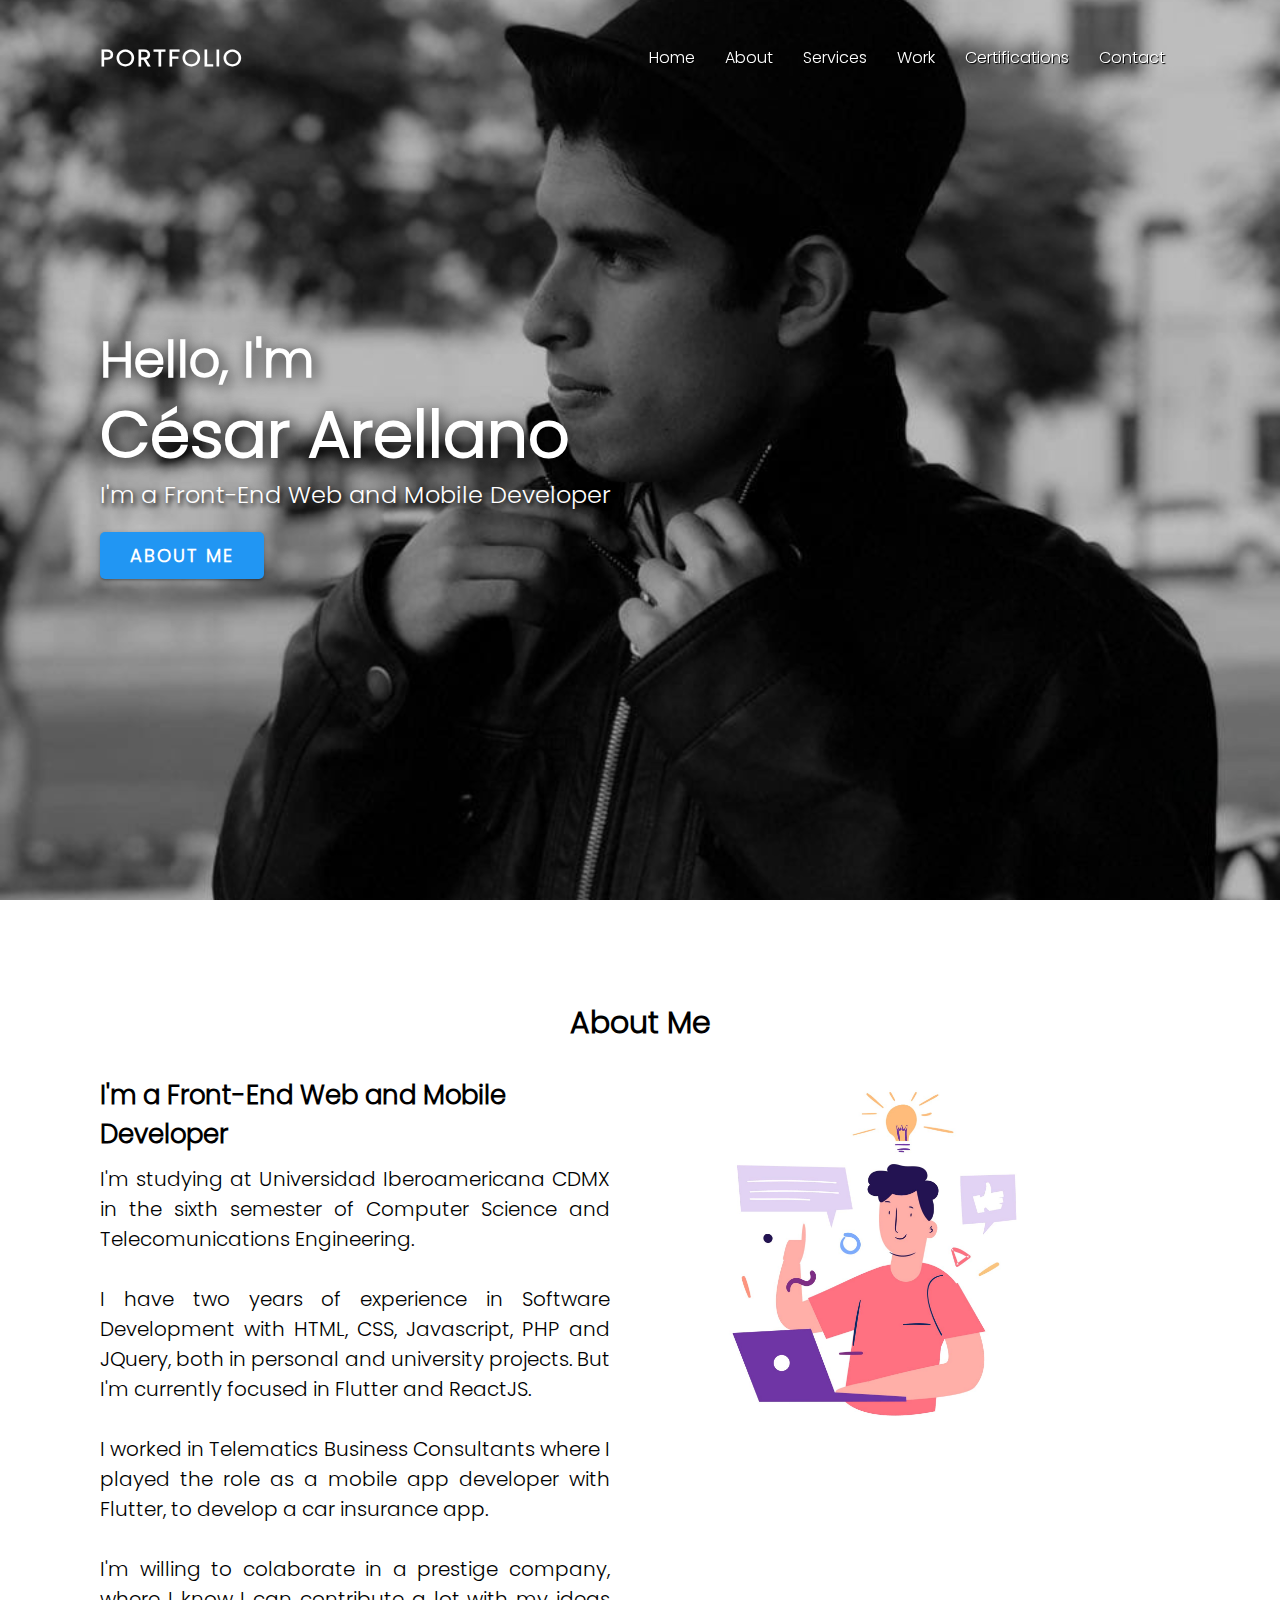
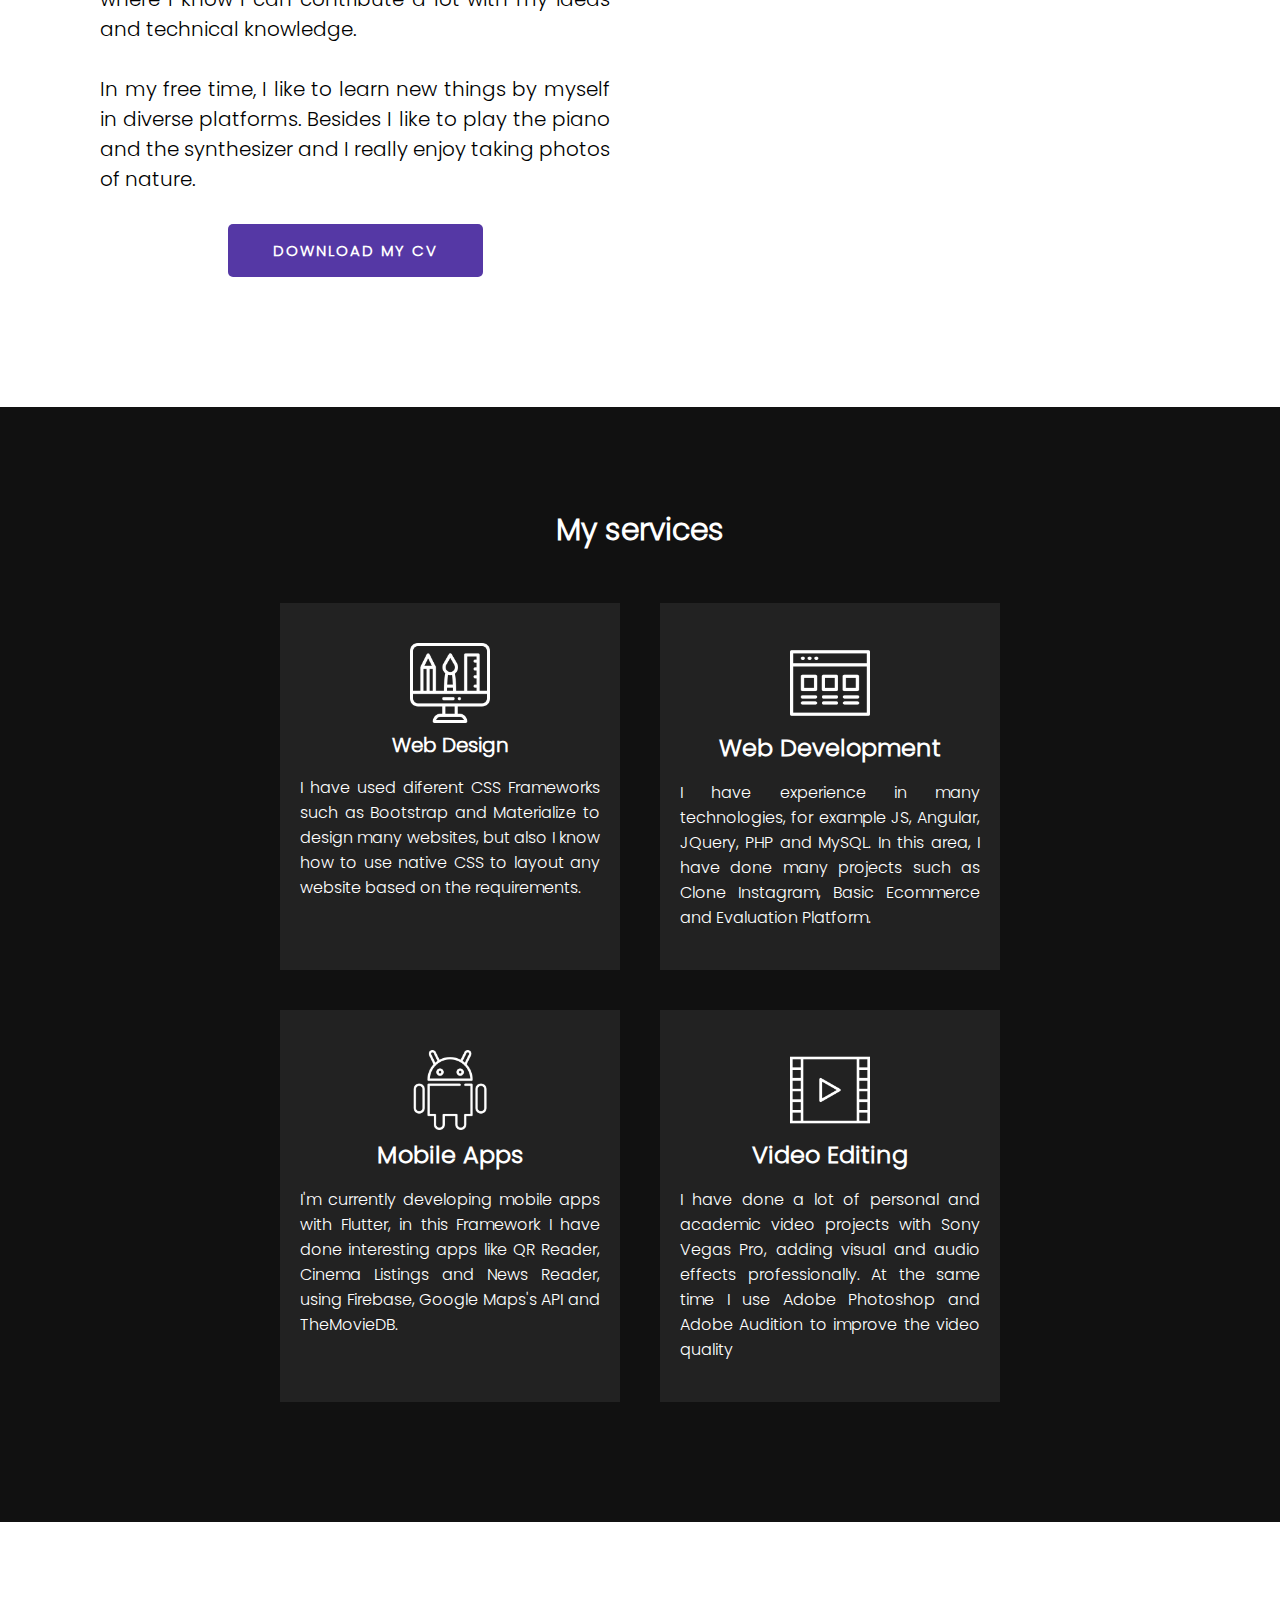
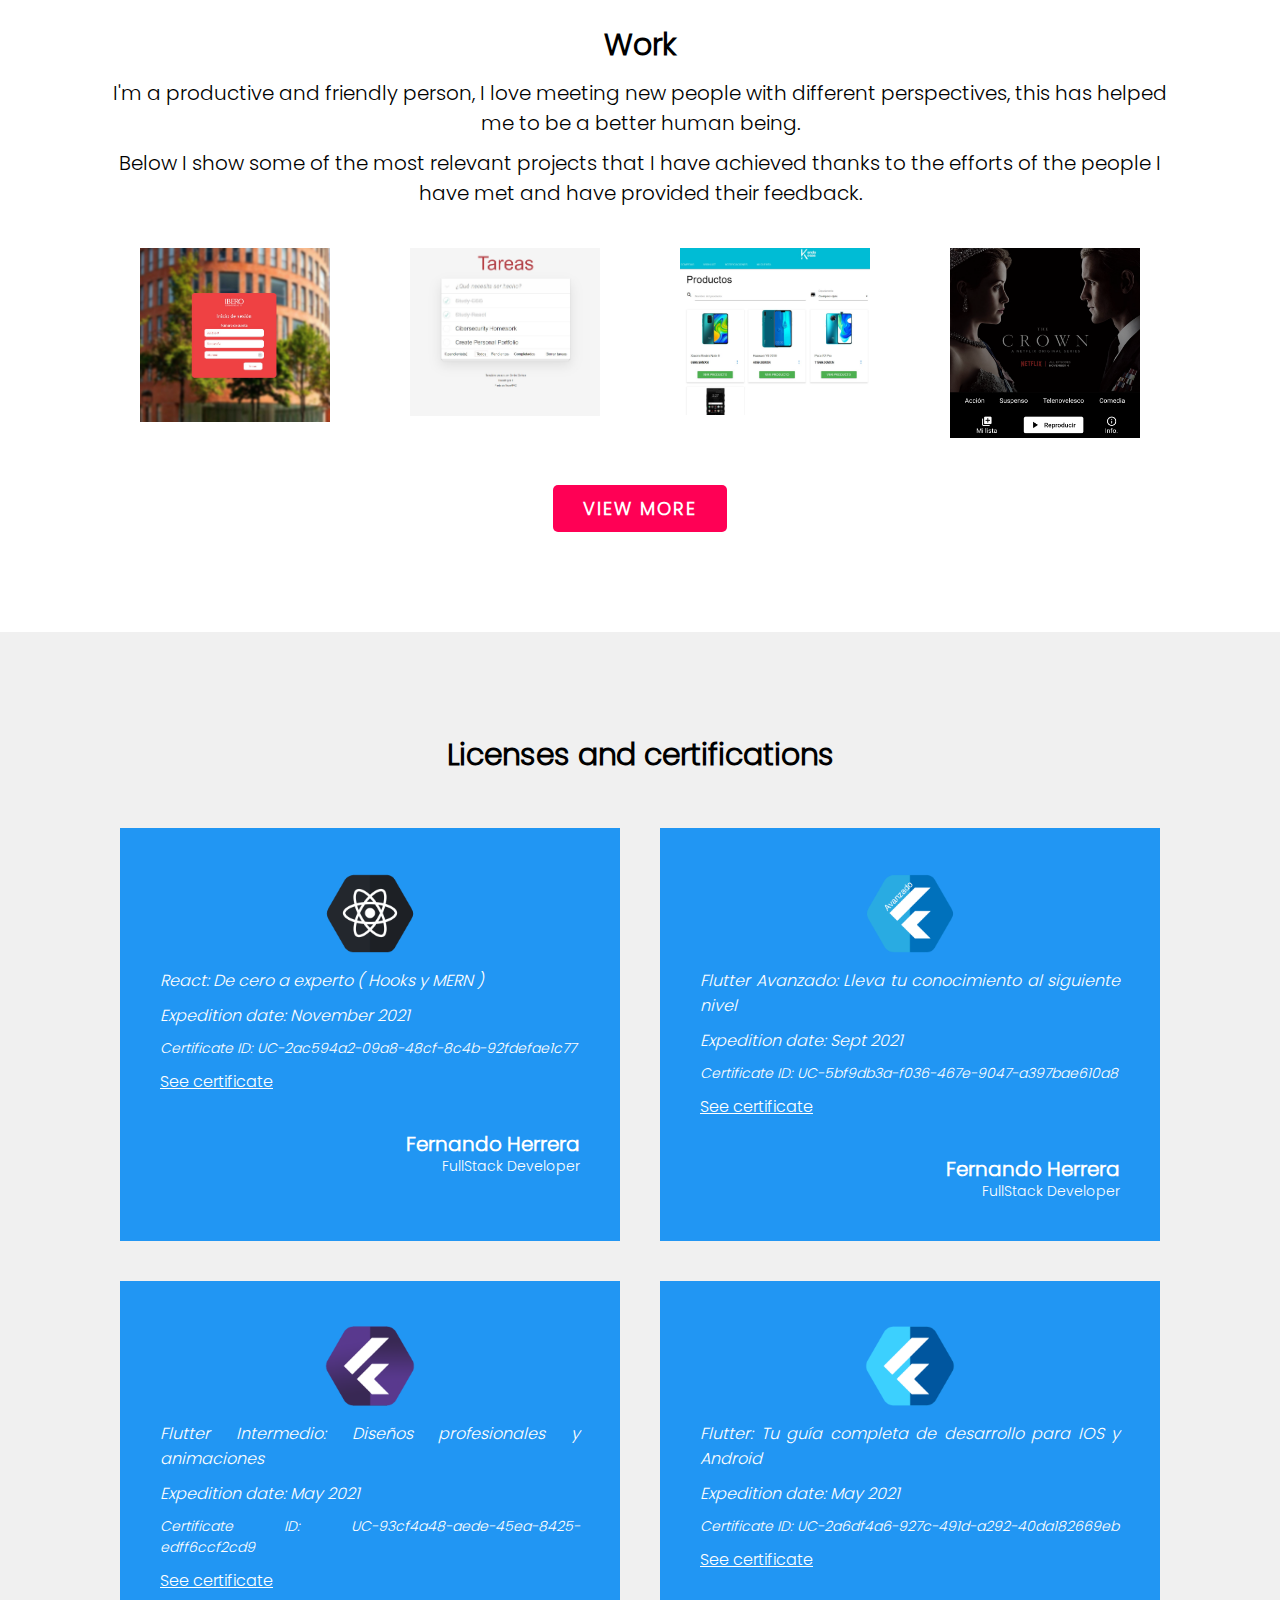
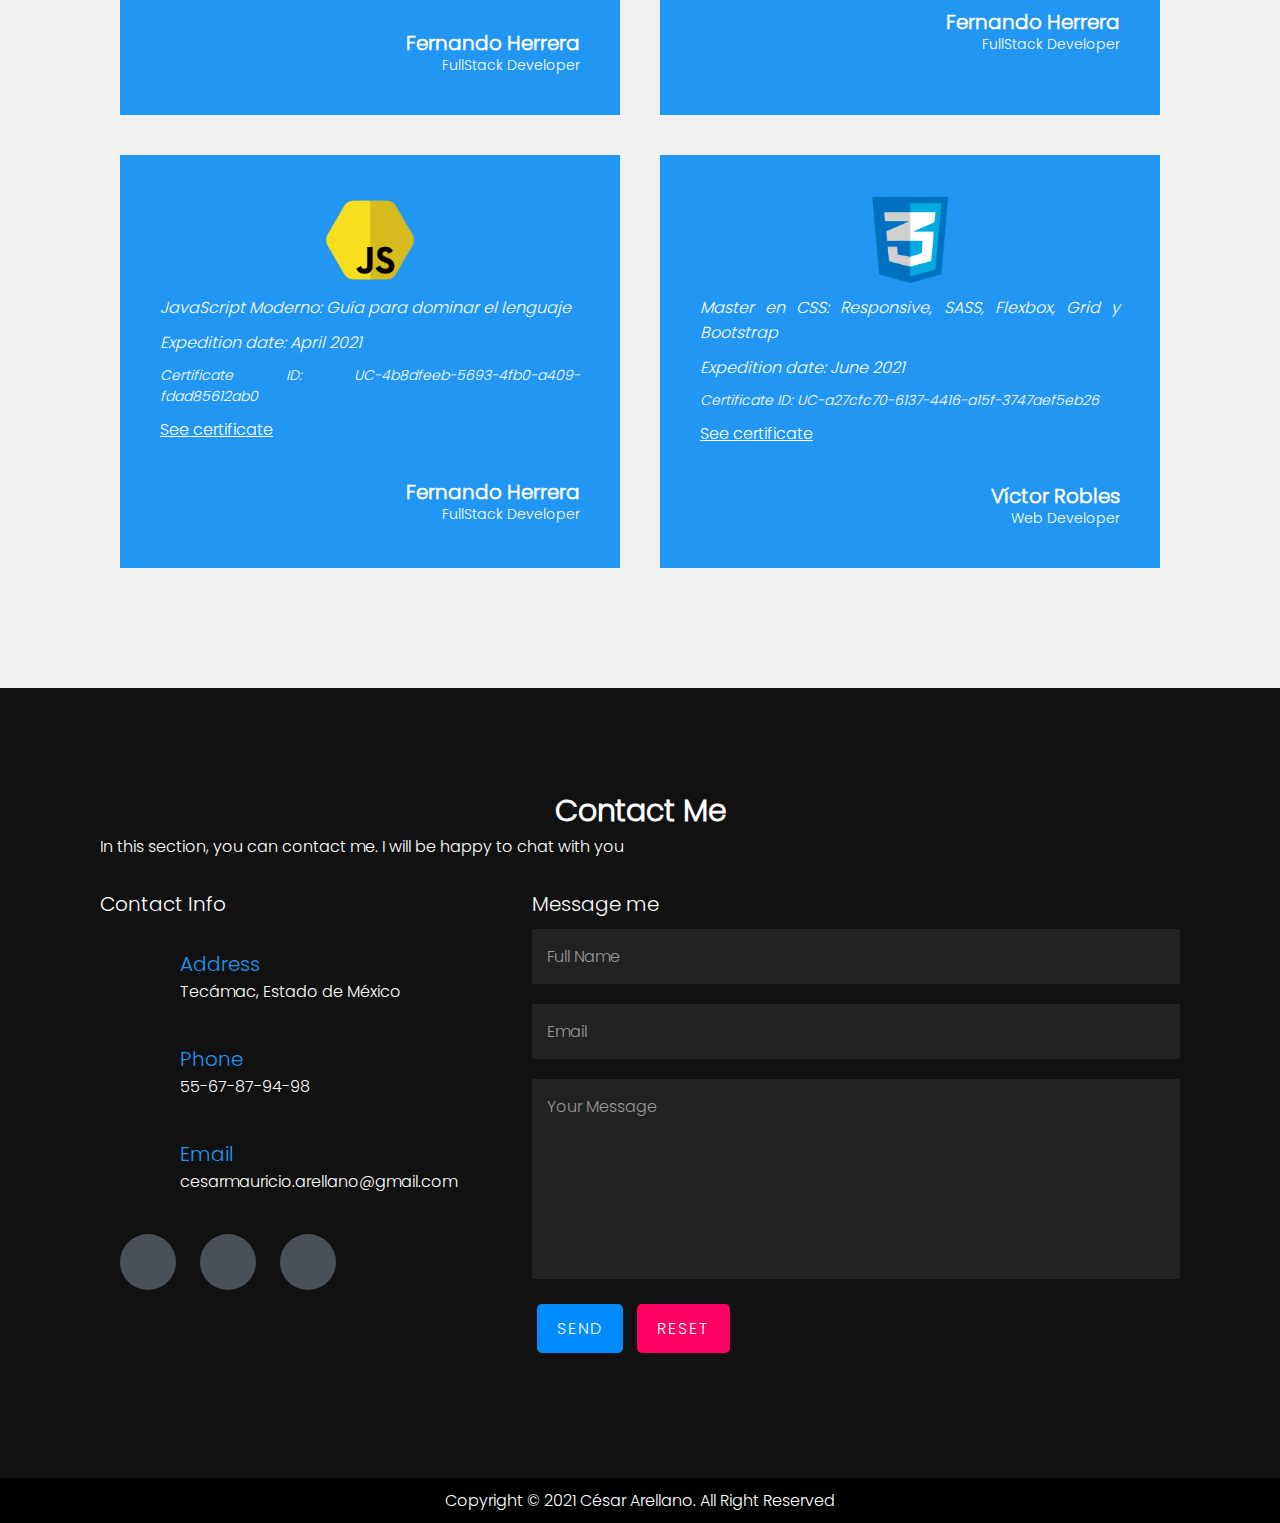
<file: index.html>
<!DOCTYPE html>
<html lang="en">
<head>
  <meta charset="UTF-8">
  <meta http-equiv="X-UA-Compatible" content="IE=edge">
  <meta name="viewport" content="width=device-width, initial-scale=1.0">
  <title>Personal Portfolio</title>
  <link rel="icon" type="image/x-icon" href="assets/images/favicon.png">
  <link rel="stylesheet" href="https://cdnjs.cloudflare.com/ajax/libs/animate.css/4.1.1/animate.min.css"/>
  <link rel="stylesheet" href="https://cdnjs.cloudflare.com/ajax/libs/font-awesome/5.15.3/css/all.min.css" integrity="sha512-iBBXm8fW90+nuLcSKlbmrPcLa0OT92xO1BIsZ+ywDWZCvqsWgccV3gFoRBv0z+8dLJgyAHIhR35VZc2oM/gI1w==" crossorigin="anonymous" />
  <link rel="stylesheet" href="css/utils.css">
  <link rel="stylesheet" href="css/styles.css">
</head>
<body>
  <header>
    <a href="#" class="logo">Portfolio</a>
    <div class="toggle" onclick="toggleMenu();"></div>
    <ul class="menu">
      <li><a href="#home" onclick="toggleMenu();">Home</a></li>
      <li><a href="#about" onclick="toggleMenu();">About</a></li>
      <li><a href="#services" onclick="toggleMenu();">Services</a></li>
      <li><a href="#work" onclick="toggleMenu();">Work</a></li>
      <li><a href="#certifications" onclick="toggleMenu();">Certifications</a></li>
      <li><a href="#contact" onclick="toggleMenu();">Contact</a></li>
    </ul>
  </header>
  <section class="banner" id="home">
    <div class="textBx animate__animated animate__fadeInLeft">
      <h2>Hello, I'm <br><span>César Arellano</span></h2>
      <h3>I'm a Front-End Web and Mobile Developer</h3>
      <a href="#about" class="btn hoverable">About Me</a>
    </div>
  </section>
  <section class="about" id="about">
    <div class="heading">
      <h2>About Me</h2>
    </div>
    <div class="content">
      <div class="contentBx w50">
        <h3>I'm a Front-End Web and Mobile Developer</h3>
        <p>
          I'm studying at Universidad Iberoamericana CDMX in the sixth semester of Computer Science and Telecomunications Engineering.
        <br>
        <br>
          I have two years of experience in Software Development with HTML, CSS, Javascript, PHP and JQuery, both in personal and university projects. But I'm currently focused in Flutter and ReactJS. 
        <br>
        <br>
          I worked in Telematics Business Consultants where I played the role as a mobile app developer with Flutter, to develop a car insurance app.
        <br>
        <br>
          I'm willing to colaborate in a prestige company, where I know I can contribute a lot with my ideas and technical knowledge.
        <br>
        <br>
          In my free time, I like to learn new things by myself in diverse platforms. Besides I like to play the piano and the synthesizer and I really enjoy taking photos of nature.
        </p>
        <a class="btn-cv hoverable" href="./assets/documents/cv.pdf" target="_blank">Download my CV</a>
        
      </div>
      <div class="w50">
        <img src="./assets/images/img1.jpg" alt="Cartoon Image" class="img">
      </div>
    </div>
  </section>
  <section class="services" id="services">
    <div class="heading white">
      <h2>My services</h2>
    </div>
    <div class="content">
      <div class="servicesBx">
        <img src="./assets/images/icon1.png" alt="Icono 1">
        <h2>Web Design</h2>
        <p>I have used diferent CSS Frameworks such as Bootstrap and Materialize to design many websites, but also I know how to use native CSS to layout any website based on the requirements.</p>
      </div>
      <div class="servicesBx2">
        <img src="./assets/images/icon2.png" alt="Icono 1">
        <h2>Web Development</h2>
        <p>I have experience in many technologies, for example JS, Angular, JQuery, PHP and MySQL. In this area, I have done many projects such as Clone Instagram, Basic Ecommerce and Evaluation Platform.</p> 
      </div>
      <div class="servicesBx3">
        <img src="./assets/images/icon3.png" alt="Icono 1">
        <h2>Mobile Apps</h2>
        <p>I'm currently developing mobile apps with Flutter, in this Framework I have done interesting apps like QR Reader, Cinema Listings and News Reader, using Firebase, Google Maps's API and TheMovieDB.</p> 
      </div>
      <div class="servicesBx4">
        <img src="./assets/images/icon4.png" alt="Icono 1">
        <h2>Video Editing</h2>
        <p>I have done a lot of personal and academic video projects with Sony Vegas Pro, adding visual and audio effects professionally. At the same time I use Adobe Photoshop and Adobe Audition to improve the video quality</p> 
      </div>
    </div>
  </section>
  <section class="work" id="work">
    <div class="heading">
      <h2>Work</h2>
      <p>I'm a productive and friendly person, I love meeting new people with different perspectives, this has helped me to be a better human being.</p>
      <p>Below I show some of the most relevant projects that I have achieved thanks to the efforts of the people I have met and have provided their feedback.</p>
    </div>
    <div class="content">
      <div class="workBx">
        <img src="./assets/images/product1.jpg" class="hoverable">
      </div>
      <div class="workBx">
        <img src="./assets/images/product2.jpg" class="hoverable">
      </div>
      <div class="workBx">
        <img src="./assets/images/product3.jpg" class="hoverable">
      </div>
      <div class="workBx">
        <img src="./assets/images/product4.jpg" class="hoverable">
      </div>
      <div class="heading-btn">
        <a href="https://github.com/CesarArellano?tab=repositories" target="_blank" class="btn-view hoverable">View More</a>
      </div>
    </div>
  </section>
  <section class="certifications" id="certifications">
    <div class="heading">
      <h2>Licenses and certifications</h2>
    </div>
    <div class="content">
      <div class="certificationsBx hoverable">
        <div class="centerBox">
          <img src="./assets/images/react.png" alt="Certificado React de Cero a Experto" class="certification-logo">
        </div>        
        <p>React: De cero a experto ( Hooks y MERN )</p>
        <p>Expedition date: November 2021</p>
        <p class="certicateID">Certificate ID: UC-2ac594a2-09a8-48cf-8c4b-92fdefae1c77</p>
        <a href="https://www.udemy.com/certificate/UC-2ac594a2-09a8-48cf-8c4b-92fdefae1c77/" target="_blank">See certificate</a>
        <h3>Fernando Herrera<br><span>FullStack Developer</span></h3>
      </div>
      <div class="certificationsBx hoverable">
        <div class="centerBox">
          <img src="./assets/images/flutter-adv.png" alt="Certificado Flutter Avanzado" class="certification-logo">
        </div>        
        <p>Flutter Avanzado: Lleva tu conocimiento al siguiente nivel</p>
        <p>Expedition date: Sept 2021</p>
        <p class="certicateID">Certificate ID: UC-5bf9db3a-f036-467e-9047-a397bae610a8</p>
        <a href="https://www.udemy.com/certificate/UC-5bf9db3a-f036-467e-9047-a397bae610a8/" target="_blank">See certificate</a>
        <h3>Fernando Herrera<br><span>FullStack Developer</span></h3>
      </div>
      <div class="certificationsBx hoverable">
        <div class="centerBox">
          <img src="./assets/images/flutter-disenos.png" alt="Certificado Flutter Intermedio" class="certification-logo">
        </div>        
        <p>Flutter Intermedio: Diseños profesionales y animaciones</p>
        <p>Expedition date: May 2021</p>
        <p class="certicateID">Certificate ID: UC-93cf4a48-aede-45ea-8425-edff6ccf2cd9</p>
        <a href="https://www.udemy.com/certificate/UC-93cf4a48-aede-45ea-8425-edff6ccf2cd9/" target="_blank">See certificate</a>
        <h3>Fernando Herrera<br><span>FullStack Developer</span></h3>
      </div>
      <div class="certificationsBx hoverable">
        <div class="centerBox">
          <img src="./assets/images/flutter.png" alt="Certificado Flutter Básico" class="certification-logo"class="certification-logo">
        </div>        
        <p>Flutter: Tu guía completa de desarrollo para IOS y Android</p>
        <p>Expedition date: May 2021</p>
        <p class="certicateID">Certificate ID: UC-2a6df4a6-927c-491d-a292-40da182669eb</p>
        <a href="https://www.udemy.com/certificate/UC-2a6df4a6-927c-491d-a292-40da182669eb/" target="_blank">See certificate</a>
        <h3>Fernando Herrera<br><span>FullStack Developer</span></h3>
      </div>
      <div class="certificationsBx hoverable">
        <div class="centerBox">
          <img src="./assets/images/js-moderno.png" alt="Certificado JS Moderno" class="certification-logo">
        </div>        
        <p>JavaScript Moderno: Guía para dominar el lenguaje</p>
        <p>Expedition date: April 2021</p>
        <p class="certicateID">Certificate ID: UC-4b8dfeeb-5693-4fb0-a409-fdad85612ab0</p>
        <a href="https://www.udemy.com/certificate/UC-4b8dfeeb-5693-4fb0-a409-fdad85612ab0/" target="_blank">See certificate</a>
        <h3>Fernando Herrera<br><span>FullStack Developer</span></h3>
      </div>
      <div class="certificationsBx hoverable">
        <div class="centerBox">
          <img src="./assets/images/master-css.png" alt="Certificado JS Moderno" class="certification-logo">
        </div>        
        <p>Master en CSS: Responsive, SASS, Flexbox, Grid y Bootstrap</p>
        <p>Expedition date: June 2021</p>
        <p class="certicateID">Certificate ID: UC-a27cfc70-6137-4416-a15f-3747aef5eb26</p>
        <a href="https://www.udemy.com/certificate/UC-a27cfc70-6137-4416-a15f-3747aef5eb26/" target="_blank">See certificate</a>
        <h3>Víctor Robles<br><span>Web Developer</span></h3>
      </div>
    </div>
  </section>
  <section class="contact" id="contact">
    <div class="heading white">
      <h2>Contact Me</h2>
      <p>In this section, you can contact me. I will be happy to chat with you </p>
    </div>
    <div class="content">
      <div class="contactInfo">
        <h3>Contact Info</h3>
        <div class="contactInfoBx">
          <div class="box">
            <div class="icon">
              <i class="fa fa-map-marker"></i>
            </div>
            <div class="text">
              <h3>Address</h3>
              <p>Tecámac, Estado de México</p>
            </div>
          </div>
          <div class="box">
            <div class="icon">
              <i class="fa fa-phone"></i>
            </div>
            <div class="text">
              <h3>Phone</h3>
              <p>55-67-87-94-98</p>
            </div>
          </div>
          <div class="box">
            <div class="icon">
              <i class="fa fa-envelope"></i>
            </div>
            <div class="text">
              <h3>Email</h3>
              <p>cesarmauricio.arellano@gmail.com</p>
            </div>
          </div>
          <div class="box">
            <div class="social-icon">
              <a href="https://www.linkedin.com/in/c%C3%A9sar-mauricio-arellano-vel%C3%A1squez-7a611a195/" target="_blank"><i class="fab fa-linkedin"></i></a>
            </div>
            <div class="social-icon">
              <a href="https://github.com/CesarArellano" target="_blank"><i class="fab fa-github"></i></a>              
            </div>
            <div class="social-icon">
              <a href="https://twitter.com/UnDiaConRay" target="_blank"><i class="fab fa-twitter"></i></a>              
            </div>
          </div>
        </div>
      </div>
      <div class="formBx">
        <form id="contactForm">
          <h3>Message me</h3>
          <input type="text" placeholder="Full Name" name="name" required>
          <input type="email" placeholder="Email" name="email" required>
          <textarea placeholder="Your Message" name="message" required></textarea>
          <div class="buttons">
            <input type="submit" value="Send">
            <input type="reset" value="Reset">
          </div>          
        </form>
      </div>
    </div>
    <a href="" id="mailTo">Hola</a>
  </section>
  <div class="copyright">
    <p>Copyright &copy; 2021 César Arellano. All Right Reserved</p>
  </div>
  <script src="js/main.js"></script>
</body>
</html>
</file>
<file: css/utils.css>
.hoverable{
  -webkit-transition: -webkit-box-shadow .25s;
  transition: -webkit-box-shadow .25s;
  transition: box-shadow .25s;
  transition: box-shadow .25s, -webkit-box-shadow .25s;
}

.hoverable:hover{
  -webkit-box-shadow: 0 8px 17px 0 rgba(0,0,0,0.2), 0 6px 20px 0 rgba(0,0,0,0.19);
  box-shadow: 0 8px 17px 0 rgba(0,0,0,0.2),0 6px 20px 0 rgba(0,0,0,0.19);
}
</file>
<file: css/styles.css>
@font-face {
  font-family: Poppins;
  src: url(../assets/fonts/Poppins-Light.ttf);
}

* {
  margin: 0;
  padding: 0;
  box-sizing: border-box;
  font-family: 'Poppins', 'Arial', sans-serif;
  scroll-behavior: smooth;
}

section {
  padding: 100px;
}

.banner {
  transition: 0.5s;
  position: relative;
  min-height: 100vh;
  background-blend-mode: darken;
  background: url('../assets/images/banner.jpg'), #0000003f;
  background-size: cover;
  background-position: right;
  display: flex;
  justify-content: space-between;
  align-items: center;
}

.banner h2 {
  font-size: 50px;
  color: white;
  font-weight: 600;
  line-height: 75px;
  text-shadow: 2.5px 2.5px 15px #000000;
}

.banner h2 span {
  font-size: 65px;
  font-weight: 700;
}

.banner h3 {
  font-size: 24px;
  color: white;
  font-weight: 500;
  text-shadow: 1.5px 2.5px 5px #000000;
}

header {
  position: fixed;
  top: 0;
  left: 0;
  width: 100%;
  padding: 40px 100px;
  z-index: 1;
  display: flex;
  justify-content: space-between;
  align-items: center;
  transition: 0.5s;
}

header.sticky {
  background: white;
  padding: 20px 100px;
  box-shadow: 0 5px 20px rgba(0, 0, 0, 0.2);
}

header .logo {
  color: white;
  font-size: 24px;
  text-transform: uppercase;
  text-decoration: none;
  font-weight: 700;
  letter-spacing: 2px;
}

header.sticky .logo {
  color: black;
}

header.sticky .toggle {
  filter: invert(1);
}

header ul {
  position: relative;
  display: flex;
}

header ul li {
  position: relative;
  list-style: none;
}

header ul li a {
  position: relative;
  display: inline-block;
  margin: 0 15px;
  color: white;
  text-decoration: none;
  text-shadow: 0.5px 0.5px 1px #000000;
}

header.sticky ul li a {
  color: black;
}

.heading-btn {
  width: 100%;
  text-align: center;
}

.heading {
  width: 100%;
  text-align: center;
  margin-bottom: 30px;
}

.heading h2 {
  font-weight: 600;
  font-size: 30px;
}

.about .content {
  display: flex;
  justify-content: space-between;
}

.contentBx {
  padding-right: 30px;
}

.contentBx h3 {
  font-size: 26px;
  margin-bottom: 10px;
}

.w50 {
  min-width: 50%;
}

.img {
  margin-left: 15%;  
  width: 60%;
}

p {
  text-align: justify;
}

.btn {
  position: relative;
  background: #2196f3;
  border-radius: 5px;
  display: inline-block;
  color: white;
  margin-top: 20px;
  padding: 10px 30px;
  text-decoration: none;
  font-size: 18px;
  text-transform: uppercase;
  letter-spacing: 2px;
  font-weight: 600;
  box-shadow: 0 2px 2px 0 rgb(0 0 0 / 14%), 0 3px 1px -2px rgb(0 0 0 / 12%), 0 1px 5px 0 rgb(0 0 0 / 20%);
}

.btn-cv {
  display: flex;
  justify-content: center;
  width: 50%;
  border-radius: 5px;
  background: #5538a5;  
  color: white;
  margin: 30px 25%;
  padding: 15px 0;
  text-decoration: none;
  font-size: 15px;
  text-transform: uppercase;
  letter-spacing: 2px;
  font-weight: 600;
}

.btn-view {
  position: relative;
  border-radius: 5px;
  background: #ff0055;
  display: inline-block;
  color: white;
  padding: 10px 30px;
  text-decoration: none;
  font-size: 18px;
  text-transform: uppercase;
  letter-spacing: 2px;
  font-weight: 600;
}

.about .content p {
  font-size: 20px;
}
.services {
  background-color: #111;
}

.heading.white {
  color: white;
}

.services .content {
  display: flex;
  justify-content: center;
  flex-wrap: wrap;
  flex-direction: row;
}

.services .content .servicesBx {
  width: 340px;
  padding: 40px 20px;
  background: #222;
  color: white;
  margin: 20px;
  text-align: center;
  transition: 0.5s;
}

.services .content .servicesBx:hover {
  background-color: #2196F3;
}

.services .content .servicesBx2 {
  width: 340px;
  padding: 40px 20px;
  background: #222;
  color: white;
  margin: 20px;
  text-align: center;
  transition: 0.5s;
}

.services .content .servicesBx2:hover {
  background-color: #EF4044;
}

.services .content .servicesBx3 {
  width: 340px;
  padding: 40px 20px;
  background: #222;
  color: white;
  margin: 20px;
  text-align: center;
  transition: 0.5s;
}

.services .content .servicesBx3:hover {
  background-color: #00a816;
}

.services .content .servicesBx4 {
  width: 340px;
  padding: 40px 20px;
  background: #222;
  color: white;
  margin: 20px;
  text-align: center;
  transition: 0.5s;
}

.services .content .servicesBx4:hover {
  background-color: #672bac;
}

.services .content .servicesBx img {
  max-width: 80px;
  filter: invert(1); /* Invertir colores */
}

.services .content .servicesBx2 img {
  max-width: 80px;
  filter: invert(1); /* Invertir colores */
}

.services .content .servicesBx3 img {
  max-width: 80px;
  filter: invert(1); /* Invertir colores */
}

.services .content .servicesBx4 img {
  max-width: 80px;
  filter: invert(1); /* Invertir colores */
}

.services .content .servicesBx h2 {
  font-size:  20px;
  font-weight: 600px;
}

.services .content .servicesBx p {
  margin-top: 15px;
}

.services .content .servicesBx2 p {
  margin-top: 15px;
}


.services .content .servicesBx3 p {
  margin-top: 15px;
}

.services .content .servicesBx4 p {
  margin-top: 15px;
}


.work .content {
  display: flex;
  justify-content: space-between;
  flex-wrap: wrap;
}

.work .content .workBx {
  width: 25%;
  padding: 20px;
}

.work .content .workBx img {
  max-width: 100%;
  padding: 20px;
}

.work .heading p {
  font-size: 20px;
  text-align: center;
  margin-top: 10px;
}

.work .heading {
  margin-bottom: 0;
}

.certifications {
  background: #f0f0f0;
}

.certifications .content {
  display: flex;
  justify-content: center;
  flex-wrap: wrap;
}

.certifications .content .certificationsBx {
  width: calc(25% - 40px);
  padding: 40px;
  margin: 20px;
  background-color: #2196f3;
}

.certifications .content .certificationsBx p {
  color: white;
  font-style: italic;
  font-size: 16px;
  font-weight: 300;
  margin-bottom: 10px;
}

.certifications .content .certificationsBx .certicateID {
  font-size: 14px;
}

.certifications .content .certificationsBx a {
  color: white;
}

.certifications .content .certificationsBx h3 {
  margin-top: 40px;
  text-align: end;
  color: white;
  font-weight: 600;
  font-size: 20px;
  line-height: 1em;
}

.certifications .content .certificationsBx h3 span {
  font-size: 14px;
  font-weight: 400;
}

.centerBox {
  display: flex;
  justify-content: center;
}

.certification-logo {
  width: 90px;
  margin-bottom: 10px;
}

.contact {
  background: #111;
}

.contact .content {
  display: flex;
  justify-content: space-between;
}

.formBx {
  min-width: 60%;
}

.formBx form {
  display: flex;
  justify-content: space-between;
  flex-direction: column;
}

.formBx form h3,
.contactInfo h3 {
  color: white;
  font-size: 20px;
  font-weight: 500;
  margin-bottom: 10px;
}

.formBx form input,
.formBx form textarea {
  margin-bottom: 20px;
  padding: 15px;
  font-size: 16px;
  border: none;
  outline: none;
  background: #222;
  color: white;
  resize: none;
}

.formBx form textarea {
  min-height: 200px;
}

.formBx form input::placeholder,
.formBx form textarea::placeholder {
  color: #999;
}

.formBx form input[type="submit"],
.formBx form input[type="reset"] {
  display: inline-block;
  padding: 12px 20px;
  margin: 5px;
  max-width: 100px;
  border-radius: 5px;
  background: #008cff;
  cursor: pointer;
  text-transform: uppercase;
  letter-spacing: 2px;
  margin-bottom: 0;
}

.formBx form input[type="reset"] {
  background: #ff0062;
}

.contactInfo {
  position: relative;
}

.contactInfo .box {
  position: relative;
  padding: 20px;
  display: flex;
}

.contactInfo .box .icon {
  min-width: 40px;
  padding-top: 4px;
  color: white;
  display: flex;
  justify-content: center;
  align-items: center;
}

.contactInfo .box .text {
  margin-left: 20px;
  font-size: 16px;
  font-weight: 300;
  color: white;
  display: flex;
  flex-direction: column;
}

.contactInfo .box .text h3 {
  margin-bottom: 0px;
  font-weight: 500;
  color: #2196f3;
}

#mailTo {
  opacity: 0;
}

.copyright {
  background: #000;
  color: white;
  padding: 10px;
}

.copyright p {
  text-align: center;
  vertical-align: middle;
}

.social-icon a {
  text-decoration: none;
}

.social-icon i {
  display: inline-flex;
  align-items: center;
  justify-content: center;
  height: 3.5rem;
  width: 3.5rem;
  background-color: #495057;
  color: white;
  border-radius: 100%;
  font-size: 1.5rem;
  margin-right: 1.5rem;
}

.social-icon:hover i {
  background-color: #2196f3;
}

@media (max-width: 1600px) {
  .certifications .content .certificationsBx {
    width: calc(33% - 40px);
  }
}

@media (max-width: 1400px) {
  .certifications .content .certificationsBx {
    width: calc(50% - 40px);
  }
}
/* Responsive */
@media (max-width: 991px) {
  header,
  header.sticky {
    padding: 20px 50px;
  }

  header .logo {
    text-shadow: 0px 0px 15px #000000;
  }

  header.sticky .logo {
    text-shadow: 0px 0px 80px #000000;
  }

  .menu {
    position: fixed;
    top: 75px;
    left: -100%;
    display: block;
    padding: 100px 50px;
    text-align: center;
    width: 100%;
    height: 100vh;
    background: white;
    transition: 0.5s;
    z-index: 1;
    border-top: 1px solid rgba(0, 0, 0, 0.2);
  }

  .menu.active {
    left: 0;
  }

  header ul li a {
    color:black;
    font-size: 24px;
    margin: 10px;
  }

  .toggle {    
    width: 40px;
    height: 40px;
    background: url("../assets/images/menu.png");
    background-position: center;
    background-repeat: no-repeat;
    background-size: 30px;
    cursor: pointer;
  }

  .toggle.active {    
    filter: invert(1);
    background: url("../assets/images/close.png");
    background-position: center;
    background-repeat: no-repeat;
    background-size: 25px;
    cursor: pointer;
  }

  section {
    padding: 25px auto;
  }

  .banner {
    padding: 150px 50px 100px;
  }

  .banner h2 {
    font-size: 2em;
  }
  
  .banner h2 span {
    font-size: 2em;
  }

  .banner h3 {
    font-size: 1.2em;
  }
  
  .btn {
    margin: 10px;
    padding: 10px 20px;
    font-size: 16px;
  }

  .heading h2 {
    font-size: 28px;    
    margin-bottom: 15px;
  }

  .contentBx h3 {
    font-size:  20px;
  }
  
  .content {
    flex-direction: column;
  }

  .work .content {
    flex-direction: row;
  }
  
  p {
    margin-bottom: 10px;
  }

  .img {
    margin-left: 25%;
    width: 50%;
  }

  .work .content .workBx {
    width: 50%;
    padding: 10px;
  }

  .work .heading p {
    font-size: 18px;
    text-align: justify;
  }

  .certifications .content .certificationsBx {
    width: 100%;
    padding: 40px 20px;
    margin: 10px;
  }
  
  .certifications .content .certificationsBx h3 {
    margin-top: 20px;
  }

  .contactInfo {
    min-width: 40%;
    margin: 20px 0;
  }

  .contentBx {
    padding-right: 0;
  }

  .copyright p {
    padding-top: 20px;
  }

}

@media (max-width: 767px) {
  section {
    padding: 40px;
  }

  .content {
    flex-direction: column;
  }

  .btn-cv {
    width: 100%;
    padding: 10px;
    margin: 0;
  }

  .img {
    margin-top: 30px;
    margin-left: 0;  
    width: 100%;
  }

  .services .content .servicesBx {
    width: 100%;
    margin: 20px 0;
    padding: 20px 40px;
  }

  .services .content .servicesBx2 {
    width: 100%;
    margin: 20px 0;
    padding: 20px 40px;
  }

  .services .content .servicesBx3 {
    width: 100%;
    margin: 20px 0;
    padding: 20px 40px;
  }

  .services .content .servicesBx4 {
    width: 100%;
    margin: 20px 0;
    padding: 20px 40px;
  }

  .work .content .workBx {
    width: 100%;
    padding: 10px;
  }

  .contactInfo .box {
    padding: 10px 0;
  }
  
  .contactInfo .box .text {
    font-size: 14.5px;
    margin-left: 10px;
  }

}
</file>
